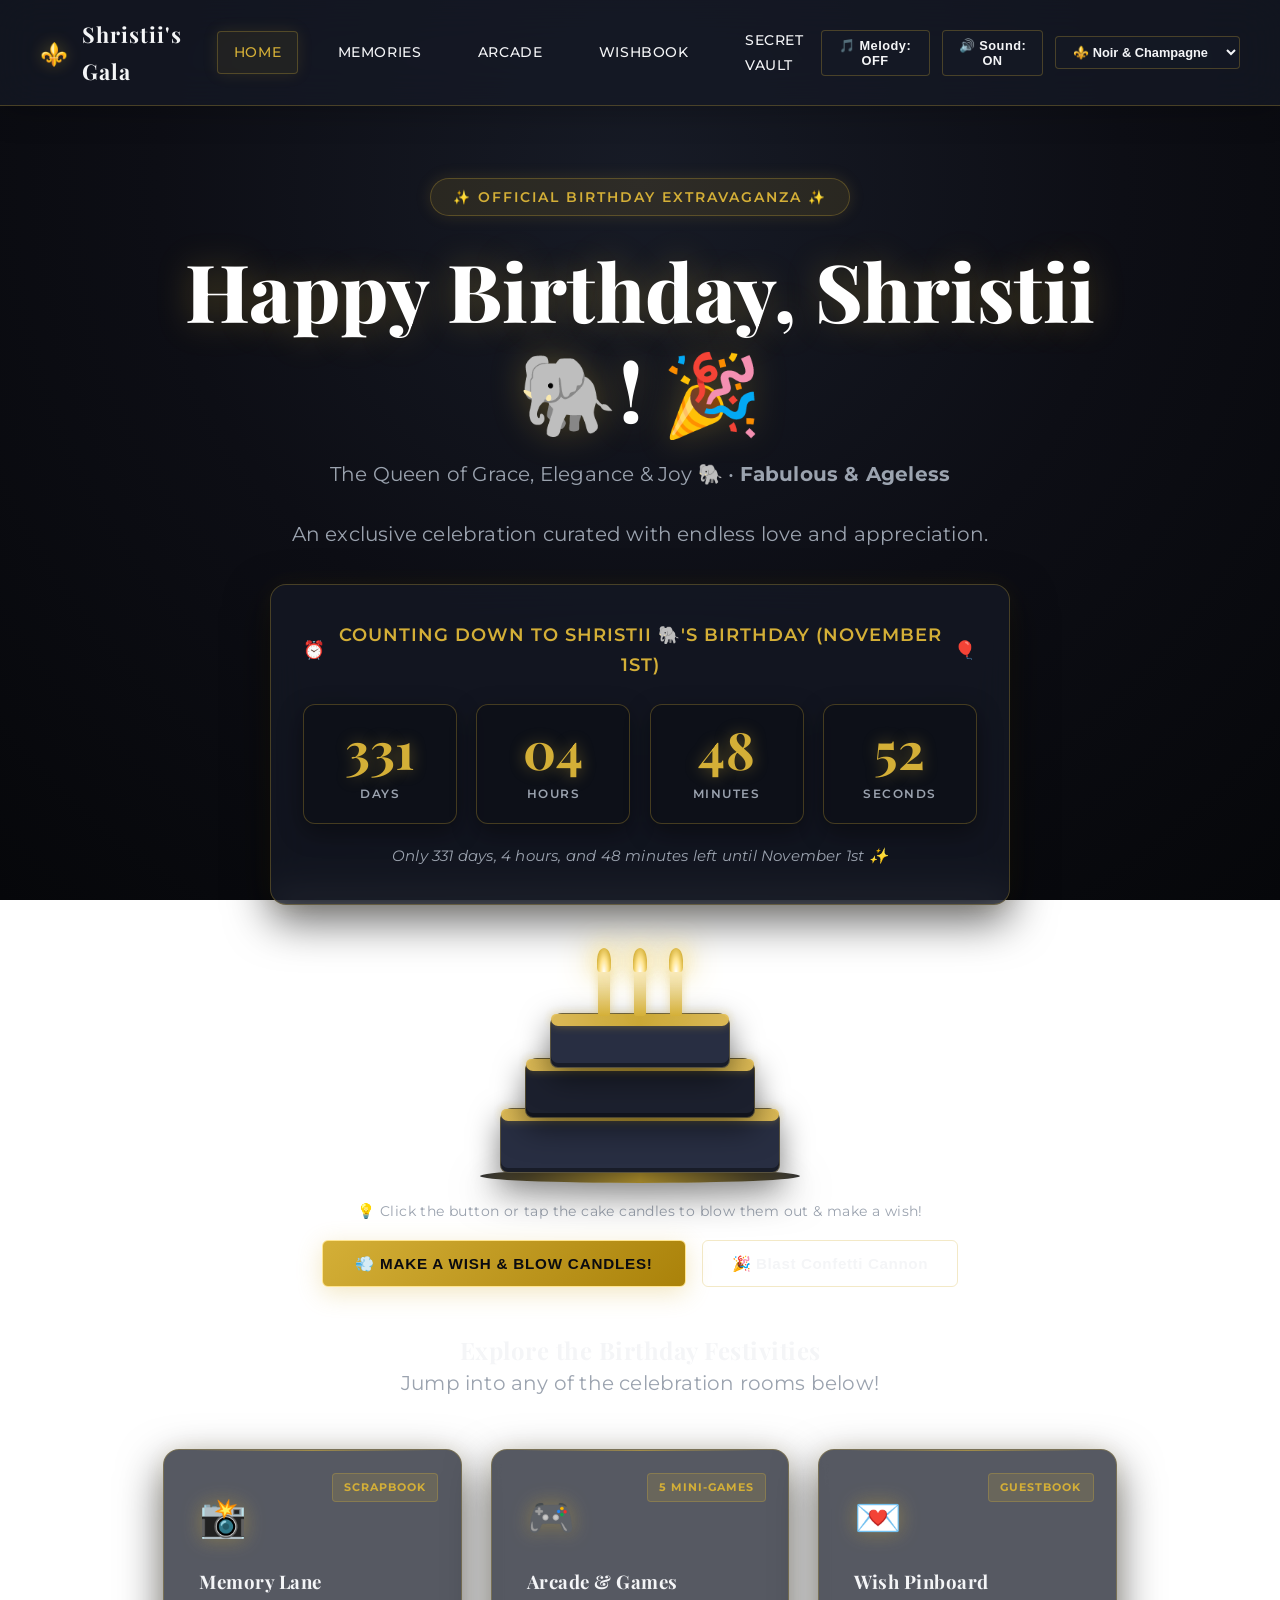
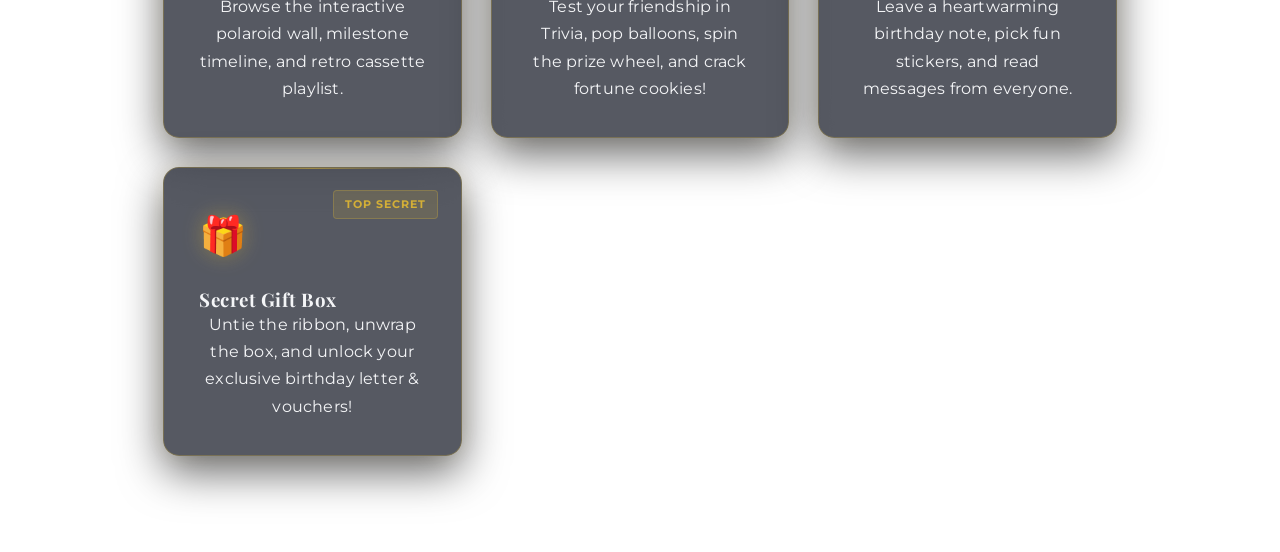
<file: index.html>
<!DOCTYPE html>
<html lang="en">
<head>
  <meta charset="UTF-8" />
  <meta name="viewport" content="width=device-width, initial-scale=1.0" />
  <title>Happy Birthday! 🎉 Ultimate Celebration</title>
  <link rel="stylesheet" href="style.css" />
</head>
<body class="theme-noir-gold">

  <!-- Floating Ambient Balloons Background -->
  <div class="floating-balloons-container" id="floating-balloons-bg"></div>

  <!-- Navigation Bar -->
  <nav class="navbar">
    <a href="index.html" class="nav-brand">
      <span class="brand-icon">⚜️</span>
      <span>Shristii's Gala</span>
    </a>

    <ul class="nav-links">
      <li><a href="index.html" class="nav-link active">Home</a></li>
      <li><a href="memories.html" class="nav-link">Memories</a></li>
      <li><a href="arcade.html" class="nav-link">Arcade</a></li>
      <li><a href="wishes.html" class="nav-link">Wishbook</a></li>
      <li><a href="surprise.html" class="nav-link">Secret Vault</a></li>
    </ul>

    <div class="nav-controls">
      <button class="control-btn" id="bgm-toggle-btn" title="Toggle Ambient Melody">🎵 Melody: OFF</button>
      <button class="control-btn" id="sfx-toggle-btn" title="Toggle Sound FX">🔊 Sound: ON</button>
      <select id="theme-select" class="theme-picker" title="Switch Theme">
        <option value="theme-noir-gold">⚜️ Noir & Champagne</option>
        <option value="theme-velvet-wine">🍷 Velvet & Rose Gold</option>
        <option value="theme-emerald-luxe">🌲 Emerald & Gold</option>
        <option value="theme-ivory-champagne">🥂 Alabaster & Gold</option>
      </select>
    </div>
  </nav>

  <!-- Hero Section -->
  <main class="hero-section">
    <div class="hero-badge">✨ Official Birthday Extravaganza ✨</div>
    <h1 class="hero-title">Happy Birthday, <span data-bind="name">Shristii 🐘</span>! 🎉</h1>
    <p class="hero-subtitle">
      <span data-bind="title">Chief Fun Officer & World's Best Human</span> • 
      <strong data-bind="age">Fabulous & Ageless</strong>
    </p>
    <p class="hero-subtitle" data-bind="heroTagline">
      Get ready for the most epic birthday celebration on the internet!
    </p>

    <!-- Birthday Live Countdown Widget -->
    <div class="countdown-section" id="birthday-countdown-container">
      <div class="countdown-title">
        <span>⏰</span>
        <span>Counting Down to <span data-bind="name">Shristii 🐘</span>'s Birthday (November 1st)</span>
        <span>🎈</span>
      </div>
      <div class="countdown-grid" id="countdown-timer-grid">
        <div class="countdown-card">
          <span class="countdown-num" id="cd-days">00</span>
          <span class="countdown-label">Days</span>
        </div>
        <div class="countdown-card">
          <span class="countdown-num" id="cd-hours">00</span>
          <span class="countdown-label">Hours</span>
        </div>
        <div class="countdown-card">
          <span class="countdown-num" id="cd-minutes">00</span>
          <span class="countdown-label">Minutes</span>
        </div>
        <div class="countdown-card">
          <span class="countdown-num" id="cd-seconds">00</span>
          <span class="countdown-label">Seconds</span>
        </div>
      </div>
      <p class="countdown-subtext" id="cd-message">Get your party hats, confetti cannons, and sweet wishes ready! 🥳</p>
    </div>

    <!-- Interactive Birthday Cake -->
    <div class="cake-stage" id="cake-container">
      <div class="cake-wrapper" id="cake-wrapper" title="Click to blow out candles!">
        <!-- Candles -->
        <div class="candles-row">
          <div class="candle"><div class="candle-flame"></div></div>
          <div class="candle"><div class="candle-flame"></div></div>
          <div class="candle"><div class="candle-flame"></div></div>
        </div>

        <!-- 3-Tier Cake -->
        <div class="cake-tier top">
          <div class="frosting-drips"></div>
        </div>
        <div class="cake-tier middle">
          <div class="frosting-drips"></div>
        </div>
        <div class="cake-tier bottom">
          <div class="frosting-drips"></div>
        </div>
        <div class="cake-plate"></div>
      </div>

      <div id="cake-status" class="mt-3">
        <p class="cake-hint">💡 Click the button or tap the cake candles to blow them out & make a wish!</p>
      </div>

      <div class="btn-group mt-3 justify-center">
        <button id="blow-candles-btn" class="btn-primary">💨 Make a Wish & Blow Candles!</button>
        <button id="relight-candles-btn" class="btn-secondary hidden">🕯️ Relight Candles</button>
        <button id="hero-confetti-btn" class="btn-secondary">🎉 Blast Confetti Cannon</button>
      </div>
    </div>

    <!-- Quick Activity Cards Portal -->
    <h2 class="mt-4">Explore the Birthday Festivities</h2>
    <p class="hero-subtitle">Jump into any of the celebration rooms below!</p>

    <div class="activities-grid">
      <a href="memories.html" class="activity-card glass-panel">
        <span class="activity-badge">Scrapbook</span>
        <div class="activity-icon">📸</div>
        <h3>Memory Lane</h3>
        <p>Browse the interactive polaroid wall, milestone timeline, and retro cassette playlist.</p>
      </a>

      <a href="arcade.html" class="activity-card glass-panel">
        <span class="activity-badge">5 Mini-Games</span>
        <div class="activity-icon">🎮</div>
        <h3>Arcade & Games</h3>
        <p>Test your friendship in Trivia, pop balloons, spin the prize wheel, and crack fortune cookies!</p>
      </a>

      <a href="wishes.html" class="activity-card glass-panel">
        <span class="activity-badge">Guestbook</span>
        <div class="activity-icon">💌</div>
        <h3>Wish Pinboard</h3>
        <p>Leave a heartwarming birthday note, pick fun stickers, and read messages from everyone.</p>
      </a>

      <a href="surprise.html" class="activity-card glass-panel">
        <span class="activity-badge">Top Secret</span>
        <div class="activity-icon">🎁</div>
        <h3>Secret Gift Box</h3>
        <p>Untie the ribbon, unwrap the box, and unlock your exclusive birthday letter & vouchers!</p>
      </a>
    </div>
  </main>

  <!-- Scripts -->
  <script src="content.js"></script>
  <script src="audio.js"></script>
  <script src="confetti.js"></script>
  <script src="main.js"></script>
</body>
</html>
</file>
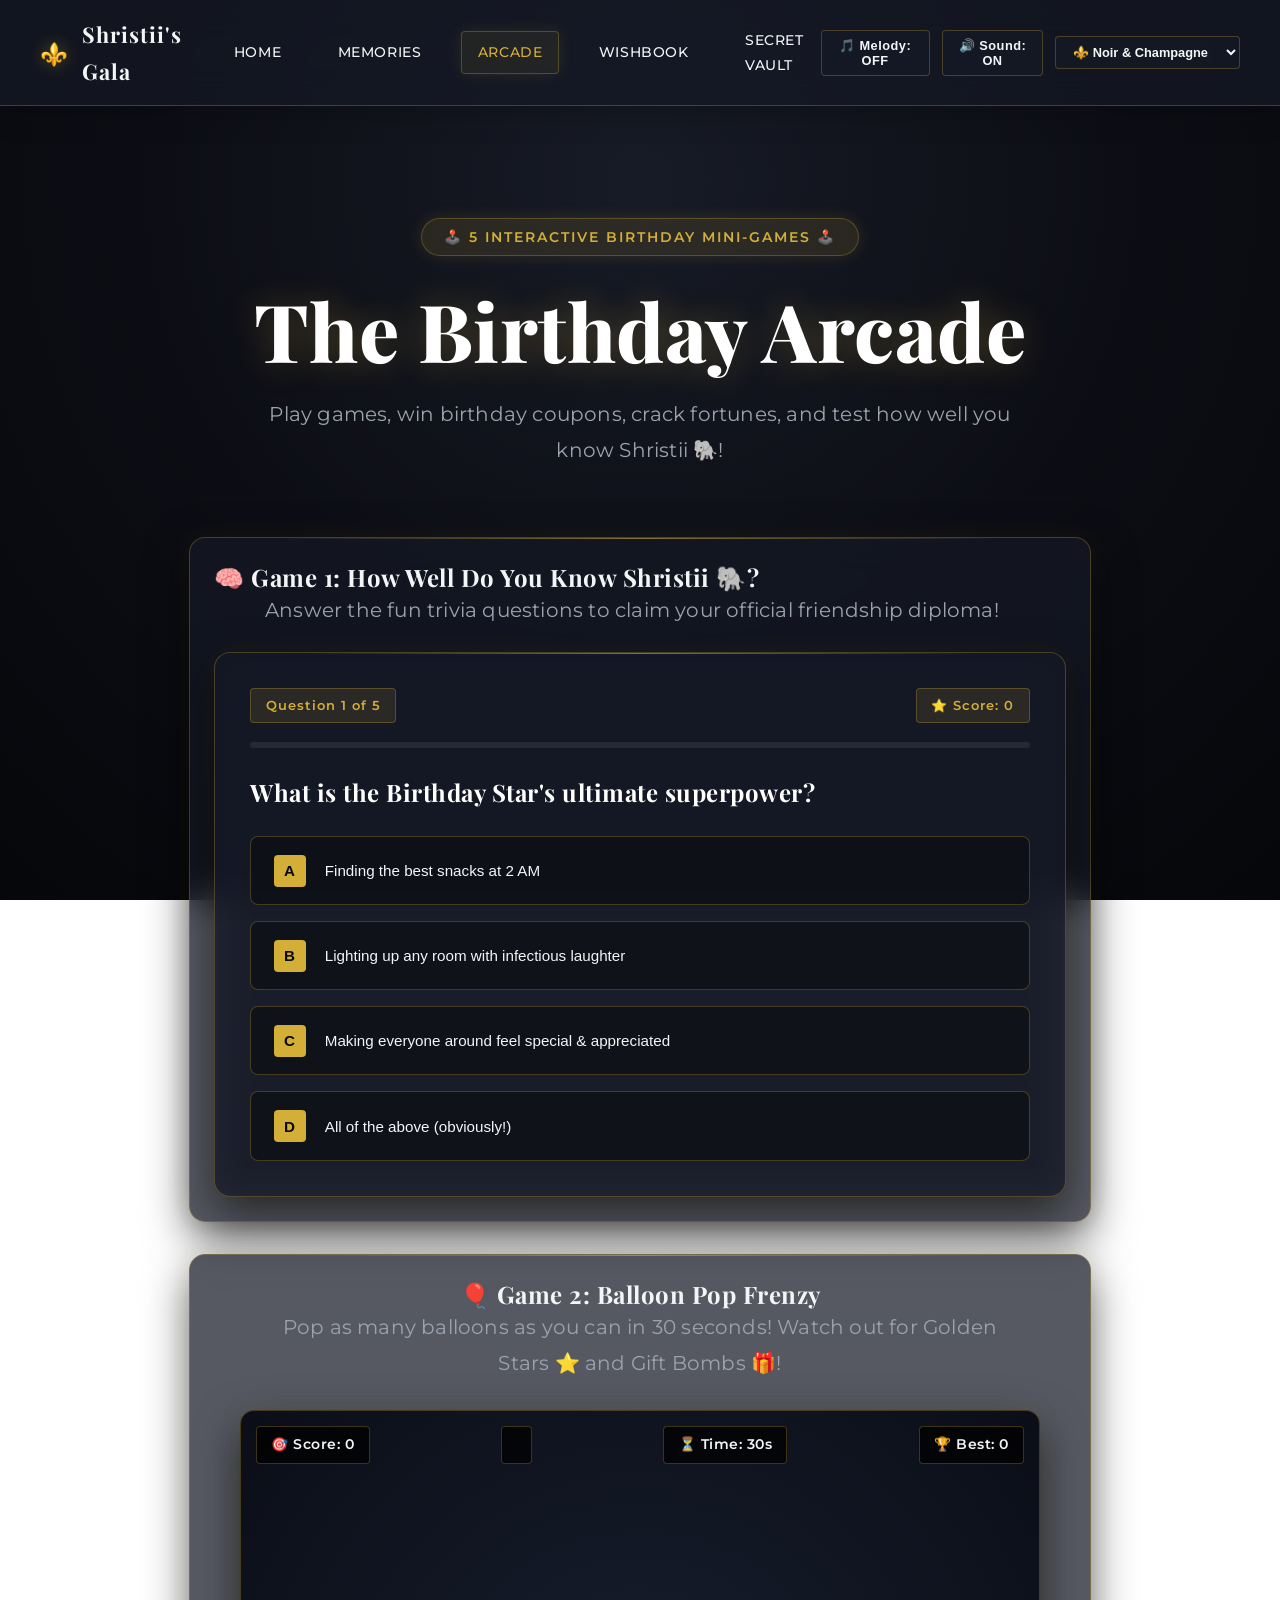
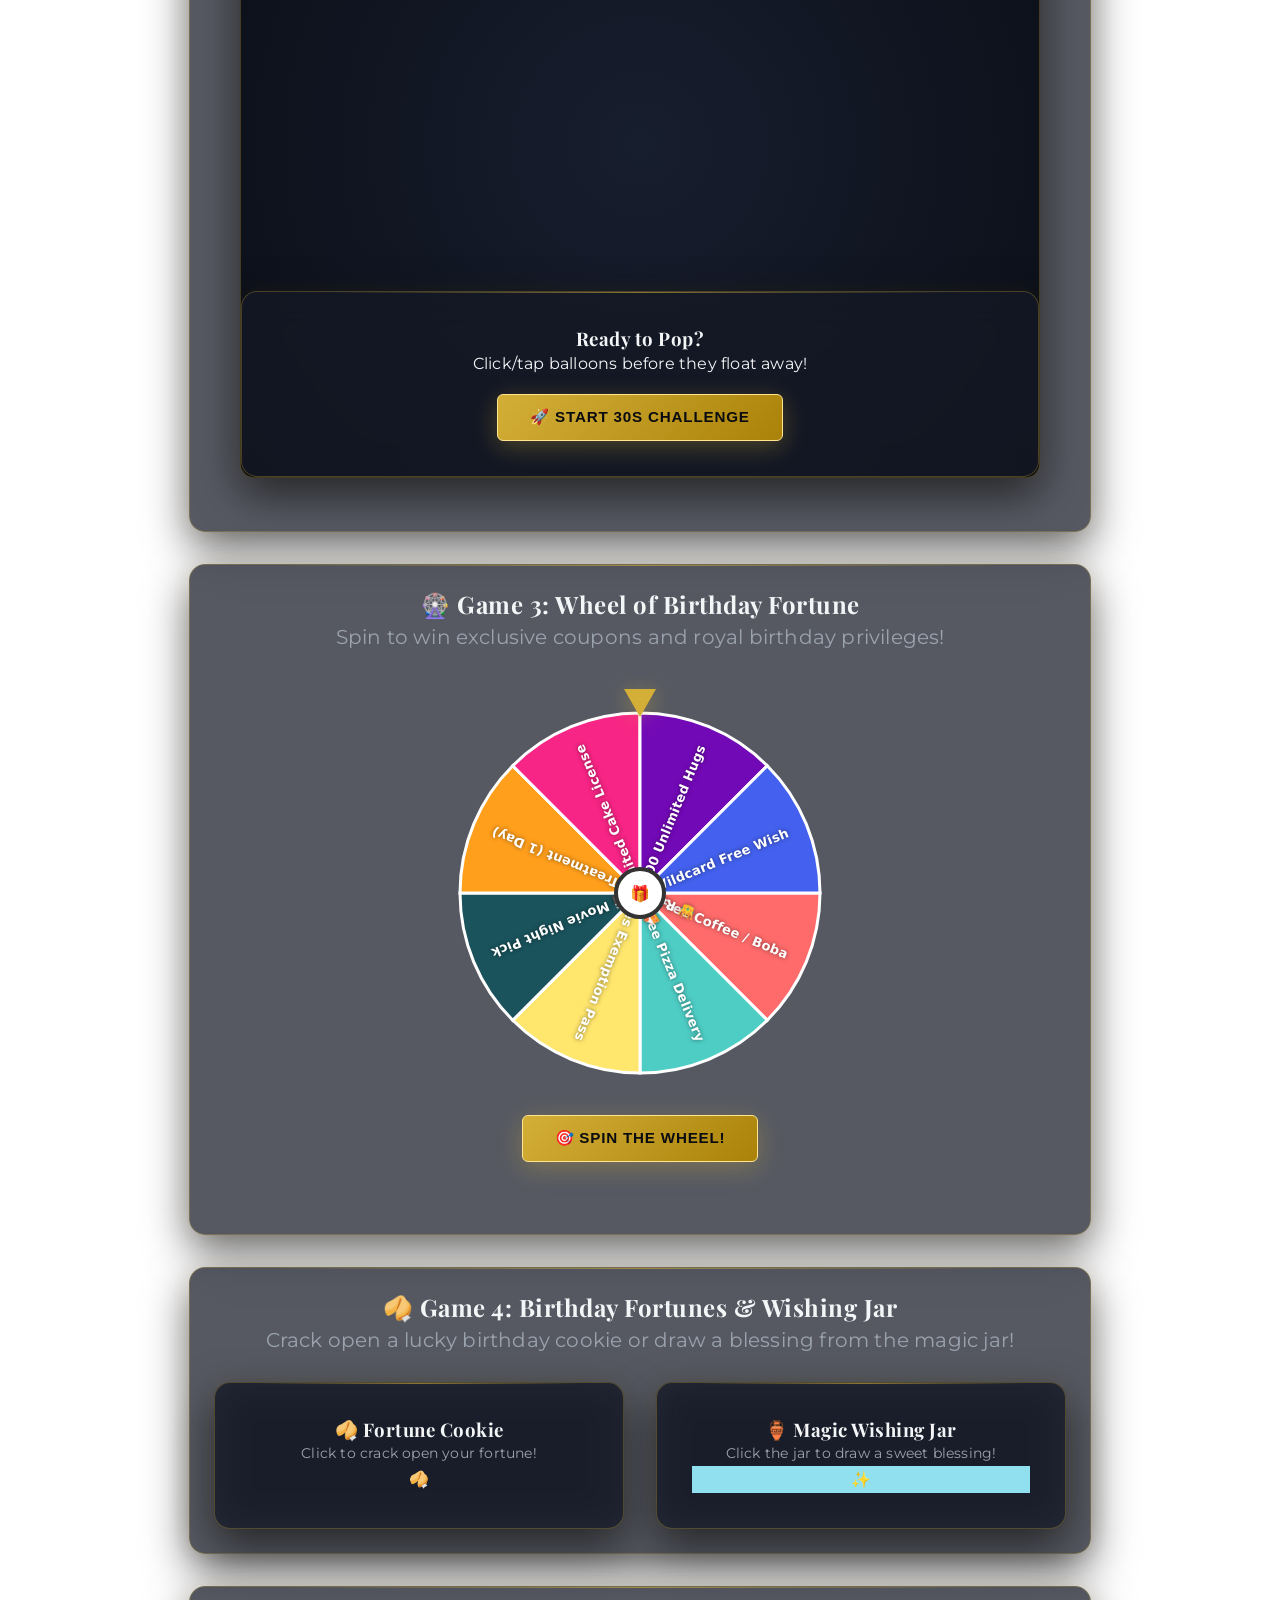
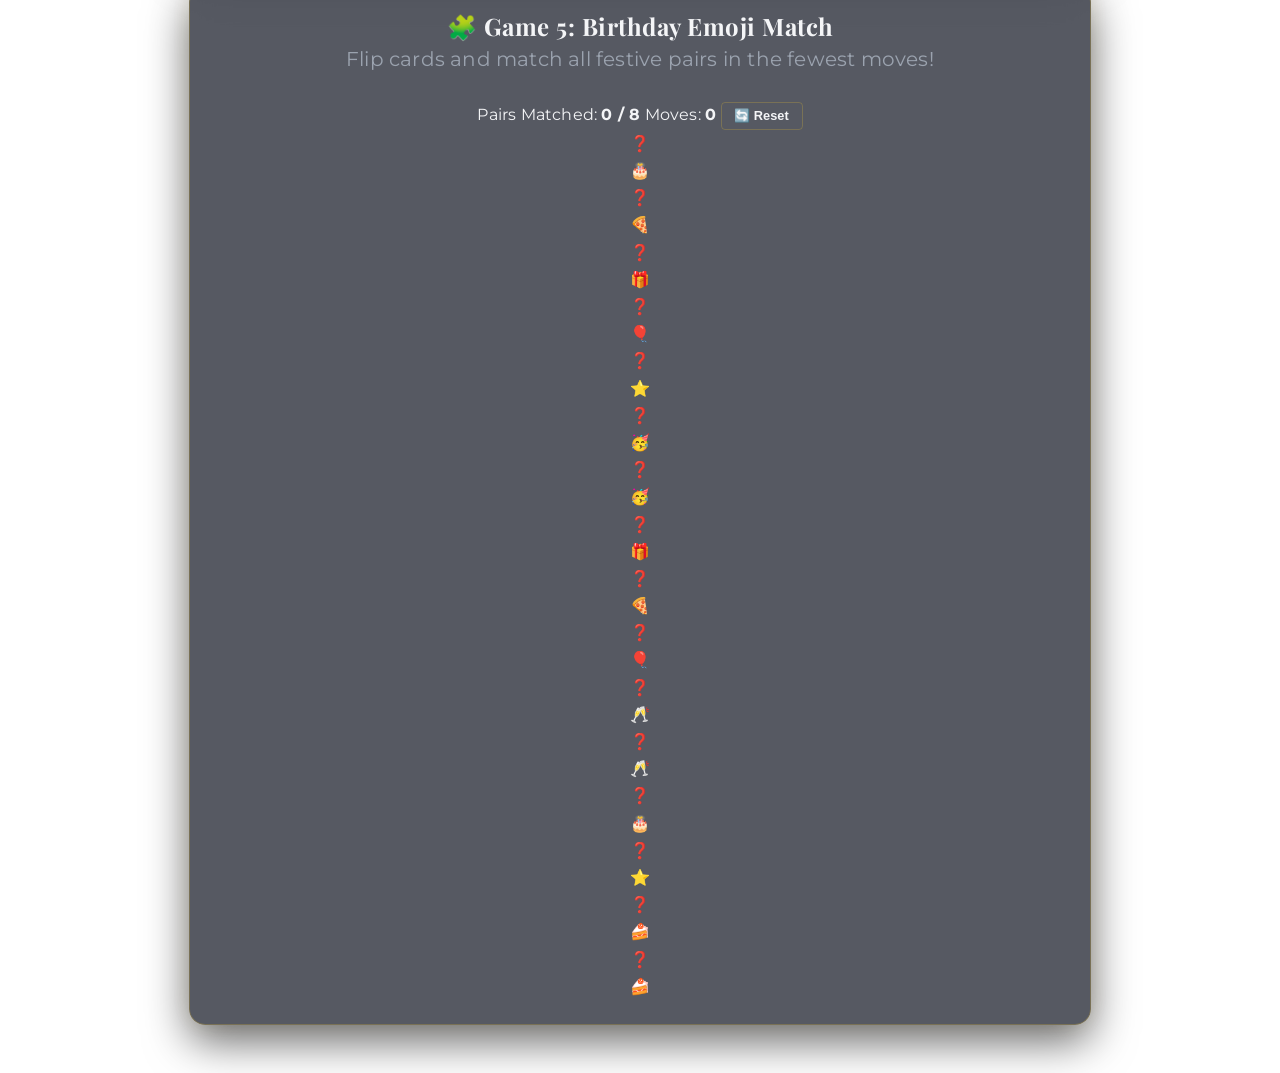
<file: arcade.html>
<!DOCTYPE html>
<html lang="en">
<head>
  <meta charset="UTF-8" />
  <meta name="viewport" content="width=device-width, initial-scale=1.0" />
  <title>Birthday Arcade 🎮 Fun & Games Arena</title>
  <link rel="stylesheet" href="style.css" />
</head>
<body class="theme-noir-gold">

  <!-- Navigation Bar -->
  <nav class="navbar">
    <a href="index.html" class="nav-brand">
      <span class="brand-icon">⚜️</span>
      <span>Shristii's Gala</span>
    </a>

    <ul class="nav-links">
      <li><a href="index.html" class="nav-link">Home</a></li>
      <li><a href="memories.html" class="nav-link">Memories</a></li>
      <li><a href="arcade.html" class="nav-link active">Arcade</a></li>
      <li><a href="wishes.html" class="nav-link">Wishbook</a></li>
      <li><a href="surprise.html" class="nav-link">Secret Vault</a></li>
    </ul>

    <div class="nav-controls">
      <button class="control-btn" id="bgm-toggle-btn">🎵 Melody: OFF</button>
      <button class="control-btn" id="sfx-toggle-btn">🔊 Sound: ON</button>
      <select id="theme-select" class="theme-picker">
        <option value="theme-noir-gold">⚜️ Noir & Champagne</option>
        <option value="theme-velvet-wine">🍷 Velvet & Rose Gold</option>
        <option value="theme-emerald-luxe">🌲 Emerald & Gold</option>
        <option value="theme-ivory-champagne">🥂 Alabaster & Gold</option>
      </select>
    </div>
  </nav>

  <div class="arcade-container">
    <div class="hero-section" style="padding-bottom: 1rem;">
      <div class="hero-badge">🕹️ 5 Interactive Birthday Mini-Games 🕹️</div>
      <h1 class="hero-title">The Birthday Arcade</h1>
      <p class="hero-subtitle">
        Play games, win birthday coupons, crack fortunes, and test how well you know <span data-bind="name">Shristii 🐘</span>!
      </p>
    </div>

    <!-- GAME 1: TRIVIA QUIZ -->
    <section class="mt-4">
      <div class="glass-panel" style="padding: 1.5rem; margin-bottom: 2rem;">
        <h2>🧠 Game 1: How Well Do You Know <span data-bind="name">Shristii 🐘</span>?</h2>
        <p class="hero-subtitle" style="margin-bottom: 1.5rem;">Answer the fun trivia questions to claim your official friendship diploma!</p>
        <div id="trivia-container">
          <!-- Injected by games.js -->
        </div>
      </div>
    </section>

    <!-- GAME 2: BALLOON POP FRENZY -->
    <section class="mt-4">
      <div class="glass-panel text-center" style="padding: 1.5rem; margin-bottom: 2rem;">
        <h2>🎈 Game 2: Balloon Pop Frenzy</h2>
        <p class="hero-subtitle">Pop as many balloons as you can in 30 seconds! Watch out for Golden Stars ⭐ and Gift Bombs 🎁!</p>

        <div class="game-canvas-wrapper">
          <canvas id="balloon-game-canvas"></canvas>

          <!-- HUD -->
          <div class="game-hud">
            <div class="hud-pill">🎯 Score: <span id="balloon-score">0</span></div>
            <div class="hud-pill" id="balloon-combo" style="color: #FFD166;"></div>
            <div class="hud-pill">⏳ Time: <span id="balloon-time">30s</span></div>
            <div class="hud-pill">🏆 Best: <span id="balloon-highscore">0</span></div>
          </div>

          <!-- Start Screen Overlay -->
          <div id="balloon-start-screen" class="game-start-screen">
            <div class="glass-panel text-center">
              <h3>Ready to Pop?</h3>
              <p>Click/tap balloons before they float away!</p>
              <button id="start-balloon-btn" class="btn-primary mt-3">🚀 Start 30s Challenge</button>
            </div>
          </div>

          <!-- Game Over Overlay -->
          <div id="balloon-game-overlay" class="game-over-overlay hidden"></div>
        </div>
      </div>
    </section>

    <!-- GAME 3: WHEEL OF BIRTHDAY FORTUNE -->
    <section class="mt-4">
      <div class="glass-panel text-center" style="padding: 1.5rem; margin-bottom: 2rem;">
        <h2>🎡 Game 3: Wheel of Birthday Fortune</h2>
        <p class="hero-subtitle">Spin to win exclusive coupons and royal birthday privileges!</p>

        <div class="wheel-section">
          <div class="wheel-wrapper">
            <div class="wheel-pointer"></div>
            <canvas id="wheel-canvas"></canvas>
          </div>
          <button id="spin-wheel-btn" class="btn-primary">🎯 Spin the Wheel!</button>
        </div>

        <!-- Wheel Prize Modal -->
        <div id="wheel-result-modal" class="modal-backdrop hidden"></div>
      </div>
    </section>

    <!-- GAME 4: FORTUNE COOKIE & WISHING JAR -->
    <section class="mt-4">
      <div class="glass-panel text-center" style="padding: 1.5rem; margin-bottom: 2rem;">
        <h2>🥠 Game 4: Birthday Fortunes & Wishing Jar</h2>
        <p class="hero-subtitle">Crack open a lucky birthday cookie or draw a blessing from the magic jar!</p>

        <div class="btn-group justify-center" style="gap: 2rem; margin-top: 1.5rem;">
          <!-- Cookie -->
          <div class="glass-panel" style="flex: 1; min-width: 260px;">
            <h3>🥠 Fortune Cookie</h3>
            <p style="font-size: 0.9rem; color: var(--text-muted);">Click to crack open your fortune!</p>
            <div class="interactive-cookie-box" id="crack-cookie-btn">
              <span>🥠</span>
            </div>
            <div id="fortune-text-display"></div>
          </div>

          <!-- Jar -->
          <div class="glass-panel" style="flex: 1; min-width: 260px; cursor: pointer;" id="wishing-jar-card">
            <h3>🏺 Magic Wishing Jar</h3>
            <p style="font-size: 0.9rem; color: var(--text-muted);">Click the jar to draw a sweet blessing!</p>
            <div class="interactive-cookie-box" style="background: #90E0EF;">
              <span>✨</span>
            </div>
            <div id="jar-fortune-display"></div>
          </div>
        </div>
      </div>
    </section>

    <!-- GAME 5: EMOJI MATCH PUZZLE -->
    <section class="mt-4">
      <div class="glass-panel text-center" style="padding: 1.5rem; margin-bottom: 3rem;">
        <h2>🧩 Game 5: Birthday Emoji Match</h2>
        <p class="hero-subtitle">Flip cards and match all festive pairs in the fewest moves!</p>
        <div id="emoji-match-container">
          <!-- Injected by games.js -->
        </div>
      </div>
    </section>
  </div>

  <!-- Scripts -->
  <script src="content.js"></script>
  <script src="audio.js"></script>
  <script src="confetti.js"></script>
  <script src="games.js"></script>
  <script src="main.js"></script>
</body>
</html>
</file>
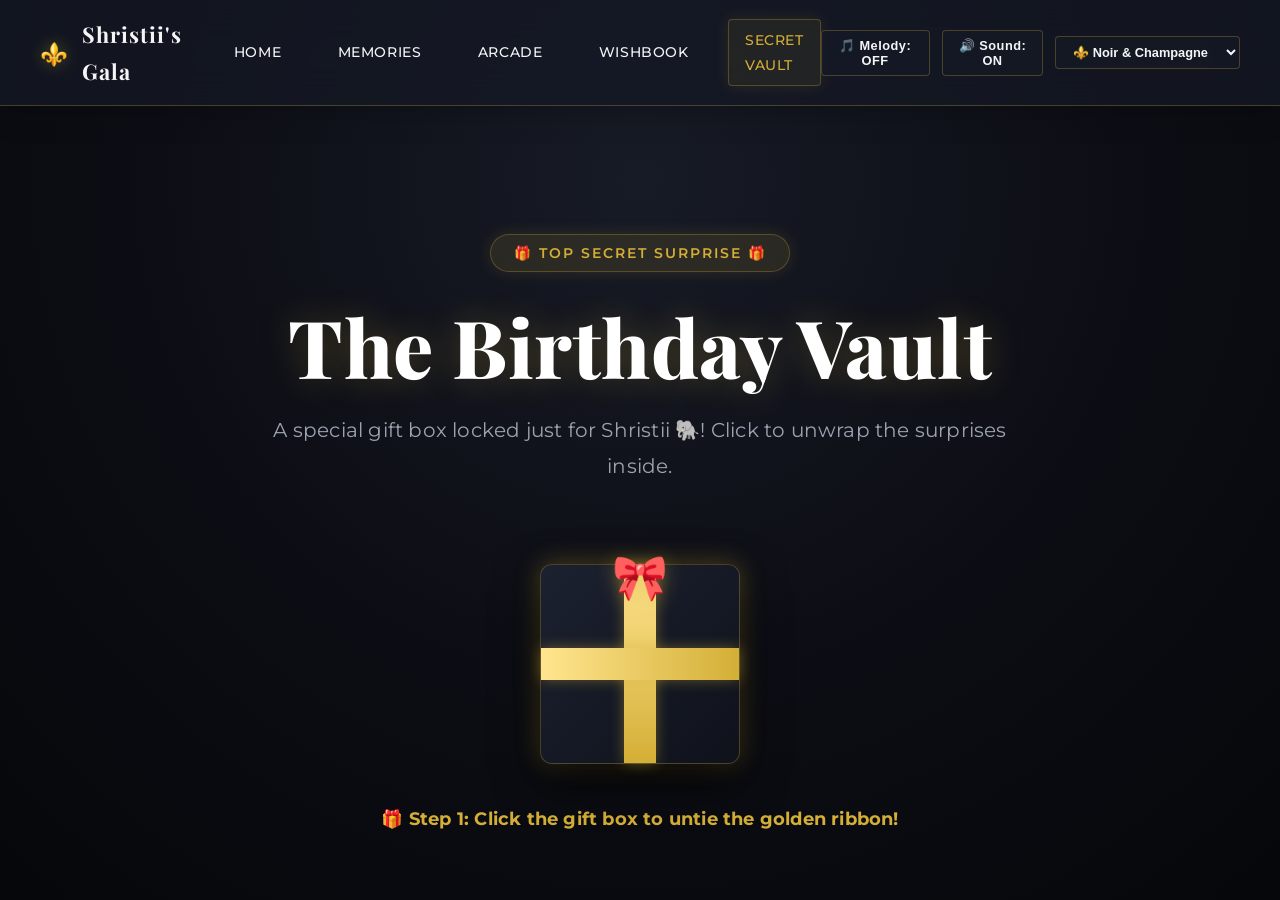
<file: surprise.html>
<!DOCTYPE html>
<html lang="en">
<head>
  <meta charset="UTF-8" />
  <meta name="viewport" content="width=device-width, initial-scale=1.0" />
  <title>The Secret Birthday Vault 🎁 Unboxing & Surprises</title>
  <link rel="stylesheet" href="style.css" />
</head>
<body class="theme-noir-gold">

  <!-- Navigation Bar -->
  <nav class="navbar">
    <a href="index.html" class="nav-brand">
      <span class="brand-icon">⚜️</span>
      <span>Shristii's Gala</span>
    </a>

    <ul class="nav-links">
      <li><a href="index.html" class="nav-link">Home</a></li>
      <li><a href="memories.html" class="nav-link">Memories</a></li>
      <li><a href="arcade.html" class="nav-link">Arcade</a></li>
      <li><a href="wishes.html" class="nav-link">Wishbook</a></li>
      <li><a href="surprise.html" class="nav-link active">Secret Vault</a></li>
    </ul>

    <div class="nav-controls">
      <button class="control-btn" id="bgm-toggle-btn">🎵 Melody: OFF</button>
      <button class="control-btn" id="sfx-toggle-btn">🔊 Sound: ON</button>
      <select id="theme-select" class="theme-picker">
        <option value="theme-noir-gold">⚜️ Noir & Champagne</option>
        <option value="theme-velvet-wine">🍷 Velvet & Rose Gold</option>
        <option value="theme-emerald-luxe">🌲 Emerald & Gold</option>
        <option value="theme-ivory-champagne">🥂 Alabaster & Gold</option>
      </select>
    </div>
  </nav>

  <div class="surprise-stage" id="gift-box-stage">
    <div class="hero-section" style="padding-bottom: 1rem;">
      <div class="hero-badge">🎁 Top Secret Surprise 🎁</div>
      <h1 class="hero-title">The Birthday Vault</h1>
      <p class="hero-subtitle">
        A special gift box locked just for <span data-bind="name">Shristii 🐘</span>! Click to unwrap the surprises inside.
      </p>
    </div>

    <!-- 3D Interactive Gift Box -->
    <div class="gift-box-3d" id="interactive-gift-box" title="Click to unwrap!">
      <div class="gift-ribbon-vertical"></div>
      <div class="gift-ribbon-horizontal"></div>
      <div class="gift-bow">🎀</div>
    </div>

    <p id="unbox-instruction" style="font-weight: 700; color: var(--primary); font-size: 1.1rem; margin-top: 1rem;">
      🎁 Step 1: Click the gift box to untie the golden ribbon!
    </p>

    <!-- UNBOXED SURPRISE REVEAL -->
    <div id="unboxed-surprise-content" class="hidden mt-4">
      
      <!-- Heartfelt Letter -->
      <div class="glass-panel text-center" style="margin-bottom: 2.5rem;">
        <h2>💌 A Letter From All Of Us</h2>
        <div class="diploma-card mt-3" style="text-align: left; max-width: 650px; margin-left: auto; margin-right: auto;">
          <p id="surprise-letter-body" style="white-space: pre-line; line-height: 1.8; font-size: 1.05rem;"></p>
        </div>
      </div>

      <!-- Birthday Coupon Booklet -->
      <div class="glass-panel text-center" style="margin-bottom: 2.5rem;">
        <h2>🎟️ Exclusive Birthday Privilege Passes</h2>
        <p class="hero-subtitle">Redeem these official passes anytime this year!</p>
        
        <div id="coupon-grid" style="max-width: 700px; margin: 1.5rem auto 0 auto;">
          <!-- Injected by main.js from config -->
        </div>
      </div>

      <!-- Grand Celebration Fireworks Trigger -->
      <div class="glass-panel text-center">
        <h3>🎊 Need More Celebration?</h3>
        <p class="hero-subtitle" style="margin-bottom: 1rem;">Launch unlimited celebration fireworks and confetti blasts!</p>
        <button class="btn-primary" onclick="if(window.Confetti) { window.Confetti.cannons(150); window.Confetti.blast(100); } if(window.Sound) { window.Sound.partyHorn(); }">
          🎆 Launch Grand Fireworks Finale
        </button>
      </div>

    </div>
  </div>

  <!-- Scripts -->
  <script src="content.js"></script>
  <script src="audio.js"></script>
  <script src="confetti.js"></script>
  <script src="main.js"></script>
</body>
</html>
</file>
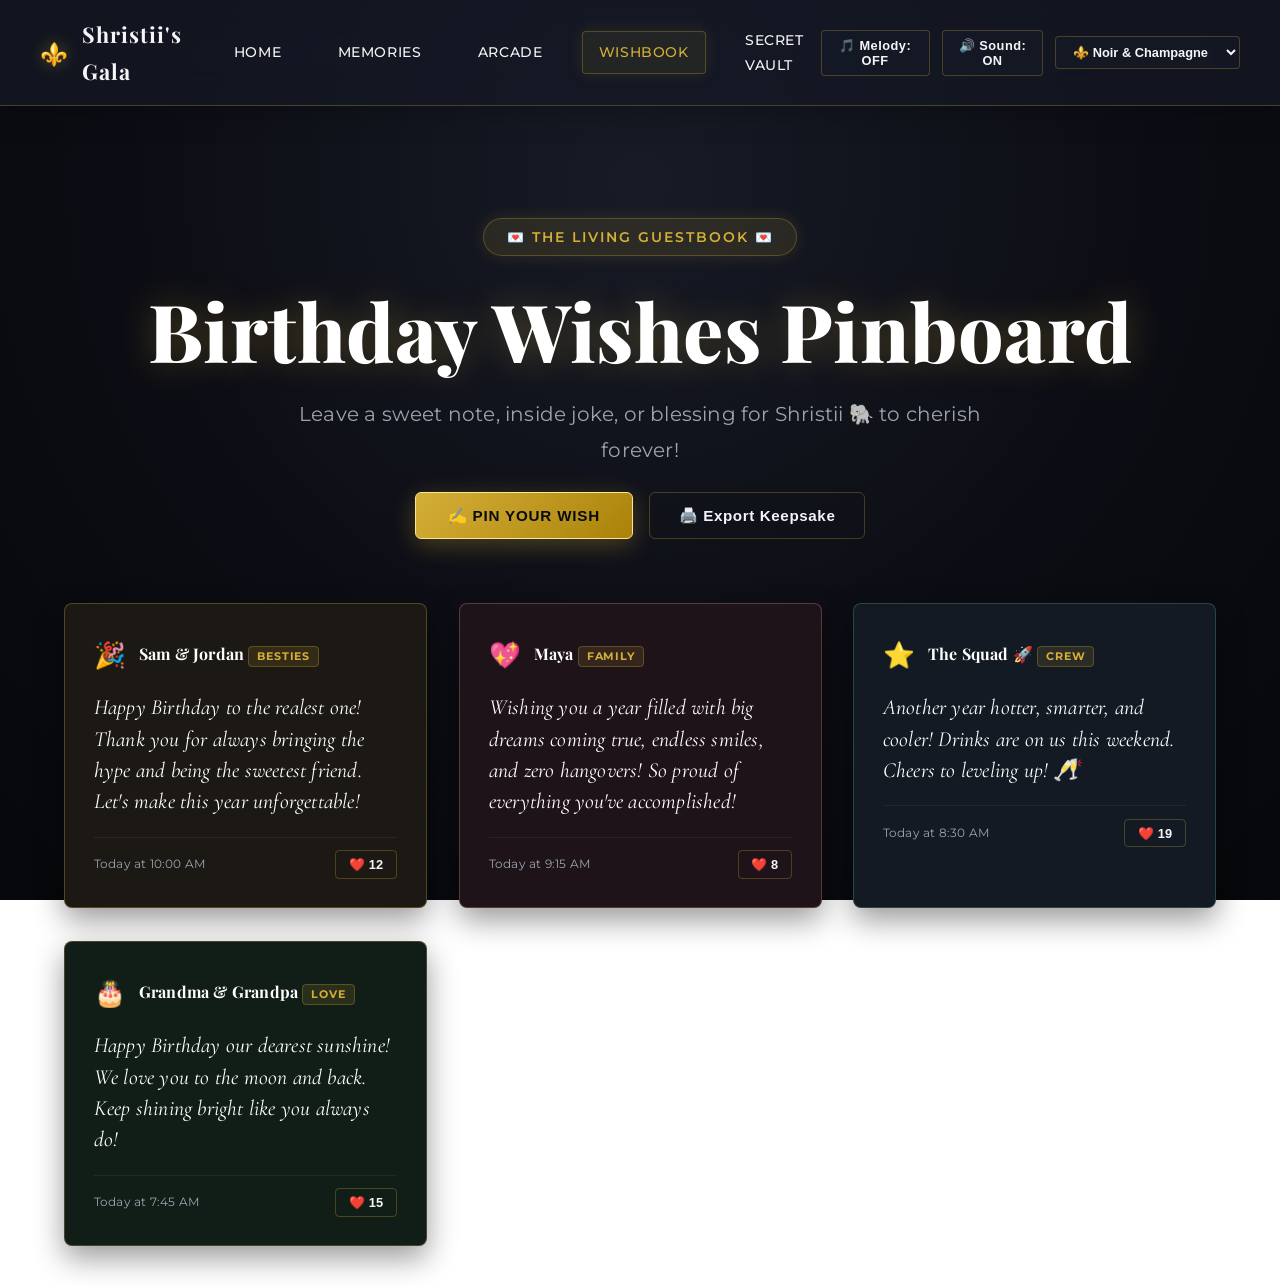
<file: wishes.html>
<!DOCTYPE html>
<html lang="en">
<head>
  <meta charset="UTF-8" />
  <meta name="viewport" content="width=device-width, initial-scale=1.0" />
  <title>Birthday Wishbook 💌 Digital Guestbook & Pinboard</title>
  <link rel="stylesheet" href="style.css" />
</head>
<body class="theme-noir-gold">

  <!-- Navigation Bar -->
  <nav class="navbar">
    <a href="index.html" class="nav-brand">
      <span class="brand-icon">⚜️</span>
      <span>Shristii's Gala</span>
    </a>

    <ul class="nav-links">
      <li><a href="index.html" class="nav-link">Home</a></li>
      <li><a href="memories.html" class="nav-link">Memories</a></li>
      <li><a href="arcade.html" class="nav-link">Arcade</a></li>
      <li><a href="wishes.html" class="nav-link active">Wishbook</a></li>
      <li><a href="surprise.html" class="nav-link">Secret Vault</a></li>
    </ul>

    <div class="nav-controls">
      <button class="control-btn" id="bgm-toggle-btn">🎵 Melody: OFF</button>
      <button class="control-btn" id="sfx-toggle-btn">🔊 Sound: ON</button>
      <select id="theme-select" class="theme-picker">
        <option value="theme-noir-gold">⚜️ Noir & Champagne</option>
        <option value="theme-velvet-wine">🍷 Velvet & Rose Gold</option>
        <option value="theme-emerald-luxe">🌲 Emerald & Gold</option>
        <option value="theme-ivory-champagne">🥂 Alabaster & Gold</option>
      </select>
    </div>
  </nav>

  <div class="pinboard-container">
    <div class="hero-section" style="padding-bottom: 1.5rem;">
      <div class="hero-badge">💌 The Living Guestbook 💌</div>
      <h1 class="hero-title">Birthday Wishes Pinboard</h1>
      <p class="hero-subtitle">
        Leave a sweet note, inside joke, or blessing for <span data-bind="name">Shristii 🐘</span> to cherish forever!
      </p>

      <div class="btn-group justify-center mt-3">
        <button id="open-wish-modal-btn" class="btn-primary">✍️ Pin Your Wish</button>
        <button id="export-wishes-btn" class="btn-secondary">🖨️ Export Keepsake</button>
      </div>
    </div>

    <!-- Live Sticky Notes Pinboard Grid -->
    <div class="pinboard-grid" id="wishes-board">
      <!-- Injected by main.js -->
    </div>
  </div>

  <!-- ADD WISH MODAL -->
  <div id="add-wish-modal" class="modal-backdrop hidden">
    <div class="modal-overlay"></div>
    <div class="modal-card glass-panel fade-in" style="max-width: 500px; text-align: left;">
      <span class="modal-close-btn" id="close-wish-modal">✖</span>
      <h2 style="margin-bottom: 0.5rem;">📌 Pin a Birthday Wish</h2>
      <p style="color: var(--text-muted); font-size: 0.9rem; margin-bottom: 1.5rem;">Your message will be pinned to the board!</p>

      <form id="new-wish-form">
        <div style="margin-bottom: 1rem;">
          <label style="display: block; font-weight: 700; margin-bottom: 0.3rem;">Your Name / Nickname</label>
          <input type="text" id="wish-author" required placeholder="e.g. Maya or The Bestie" style="width: 100%; padding: 0.7rem; border-radius: 10px; border: 1px solid var(--card-border); background: var(--card-bg); color: var(--text-main);" />
        </div>

        <div style="display: flex; gap: 1rem; margin-bottom: 1rem;">
          <div style="flex: 1;">
            <label style="display: block; font-weight: 700; margin-bottom: 0.3rem;">Avatar Emoji</label>
            <select id="wish-avatar" style="width: 100%; padding: 0.7rem; border-radius: 10px; border: 1px solid var(--card-border); background: var(--card-bg); color: var(--text-main);">
              <option value="🎉">🎉 Party Poppers</option>
              <option value="💖">💖 Sparkling Heart</option>
              <option value="⭐">⭐ Golden Star</option>
              <option value="🚀">🚀 Rocket</option>
              <option value="🎂">🎂 Birthday Cake</option>
              <option value="🥂">🥂 Cheers</option>
              <option value="👑">👑 Royalty</option>
            </select>
          </div>

          <div style="flex: 1;">
            <label style="display: block; font-weight: 700; margin-bottom: 0.3rem;">Relationship Badge</label>
            <select id="wish-badge" style="width: 100%; padding: 0.7rem; border-radius: 10px; border: 1px solid var(--card-border); background: var(--card-bg); color: var(--text-main);">
              <option value="Bestie">Bestie</option>
              <option value="Family">Family</option>
              <option value="Crew">Crew</option>
              <option value="Partner in Crime">Partner in Crime</option>
              <option value="Fan Club">Fan Club</option>
            </select>
          </div>
        </div>

        <div style="margin-bottom: 1rem;">
          <label style="display: block; font-weight: 700; margin-bottom: 0.3rem;">Note Card Color</label>
          <div style="display: flex; gap: 1rem;">
            <label style="cursor: pointer;"><input type="radio" name="card-color" value="card-yellow" checked /> 🟡 Yellow</label>
            <label style="cursor: pointer;"><input type="radio" name="card-color" value="card-pink" /> 🌸 Pink</label>
            <label style="cursor: pointer;"><input type="radio" name="card-color" value="card-blue" /> 🔵 Blue</label>
            <label style="cursor: pointer;"><input type="radio" name="card-color" value="card-green" /> 🟢 Mint</label>
          </div>
        </div>

        <div style="margin-bottom: 1.5rem;">
          <label style="display: block; font-weight: 700; margin-bottom: 0.3rem;">Your Birthday Message</label>
          <textarea id="wish-text" required rows="4" placeholder="Write something sweet, hilarious, or unforgettable..." style="width: 100%; padding: 0.7rem; border-radius: 10px; border: 1px solid var(--card-border); background: var(--card-bg); color: var(--text-main); font-family: inherit;"></textarea>
        </div>

        <button type="submit" class="btn-primary" style="width: 100%; justify-content: center;">📌 Post Wish to Board</button>
      </form>
    </div>
  </div>

  <!-- Scripts -->
  <script src="content.js"></script>
  <script src="audio.js"></script>
  <script src="confetti.js"></script>
  <script src="main.js"></script>
</body>
</html>
</file>
<file: style.css>
/* ==========================================================================
   LUXURY & ELEGANT BIRTHDAY CELEBRATION MASTER STYLESHEET
   Classy aesthetic with Champagne Gold, Obsidian Noir, Velvet, and Fine Typography
   ========================================================================== */

@import url('https://fonts.googleapis.com/css2?family=Alex+Brush&family=Cormorant+Garamond:ital,wght@0,400;0,600;0,700;1,400;1,600&family=Montserrat:wght@300;400;500;600;700;800&family=Playfair+Display:ital,wght@0,500;0,600;0,700;0,800;0,900;1,600&display=swap');

/* --- THEME DEFINITIONS --- */
:root, body.theme-noir-gold {
  --bg-gradient: radial-gradient(circle at 50% 20%, #171B26 0%, #0D0E15 50%, #06070A 100%);
  --bg-color: #06070A;
  --text-main: #F4F5F7;
  --text-muted: #9BA3AF;
  --primary: #D4AF37; /* Champagne Gold */
  --primary-hover: #E5C158;
  --secondary: #E2C08D;
  --accent: #F3E5AB;
  --card-bg: rgba(22, 26, 38, 0.72);
  --card-border: rgba(212, 175, 55, 0.28);
  --shadow: 0 16px 44px rgba(0, 0, 0, 0.6), 0 0 24px rgba(212, 175, 55, 0.08);
  --cake-base: #1C202E;
  --cake-frosting: #282E42;
  --gold: #D4AF37;
  --gold-glow: rgba(212, 175, 55, 0.4);
}

body.theme-velvet-wine {
  --bg-gradient: radial-gradient(circle at 50% 20%, #2D121F 0%, #180911 55%, #0D0408 100%);
  --bg-color: #0D0408;
  --text-main: #FDF8F9;
  --text-muted: #C9A9B4;
  --primary: #E29578; /* Rose Gold / Burnished Bronze */
  --primary-hover: #F2A68B;
  --secondary: #DDA15E;
  --accent: #FFE5D9;
  --card-bg: rgba(38, 18, 28, 0.75);
  --card-border: rgba(226, 149, 120, 0.3);
  --shadow: 0 16px 44px rgba(0, 0, 0, 0.65), 0 0 24px rgba(226, 149, 120, 0.1);
  --cake-base: #331625;
  --cake-frosting: #471E33;
  --gold: #E29578;
  --gold-glow: rgba(226, 149, 120, 0.4);
}

body.theme-emerald-luxe {
  --bg-gradient: radial-gradient(circle at 50% 20%, #0E2920 0%, #071711 55%, #030A07 100%);
  --bg-color: #030A07;
  --text-main: #F4EBD9;
  --text-muted: #9EAF9F;
  --primary: #C5A059; /* Imperial Vintage Gold */
  --primary-hover: #D8B36D;
  --secondary: #52B788;
  --accent: #E9D8A6;
  --card-bg: rgba(14, 38, 30, 0.75);
  --card-border: rgba(197, 160, 89, 0.32);
  --shadow: 0 16px 44px rgba(0, 0, 0, 0.7), 0 0 24px rgba(197, 160, 89, 0.12);
  --cake-base: #133328;
  --cake-frosting: #1C4839;
  --gold: #C5A059;
  --gold-glow: rgba(197, 160, 89, 0.4);
}

body.theme-ivory-champagne {
  --bg-gradient: radial-gradient(circle at 50% 20%, #FAF8F5 0%, #F3EFEA 60%, #E8E2D8 100%);
  --bg-color: #FAF8F5;
  --text-main: #1F1D1A;
  --text-muted: #6B6357;
  --primary: #A67C37; /* Warm Burnished Ochre Gold */
  --primary-hover: #8C6527;
  --secondary: #C5A059;
  --accent: #D4AF37;
  --card-bg: rgba(255, 255, 255, 0.88);
  --card-border: rgba(166, 124, 55, 0.28);
  --shadow: 0 16px 44px rgba(166, 124, 55, 0.14);
  --cake-base: #EFE9E0;
  --cake-frosting: #FAF6F0;
  --gold: #A67C37;
  --gold-glow: rgba(166, 124, 55, 0.25);
}

/* --- BASE STYLES --- */
* {
  margin: 0;
  padding: 0;
  box-sizing: border-box;
}

body {
  font-family: 'Montserrat', -apple-system, BlinkMacSystemFont, sans-serif;
  background: var(--bg-gradient);
  background-attachment: fixed;
  color: var(--text-main);
  min-height: 100vh;
  line-height: 1.7;
  overflow-x: hidden;
  transition: background 0.5s ease, color 0.5s ease;
  letter-spacing: 0.2px;
}

h1, h2, h3, h4, .brand-font, .serif-heading {
  font-family: 'Playfair Display', 'Cormorant Garamond', Georgia, serif;
  font-weight: 700;
  line-height: 1.25;
  letter-spacing: 0.5px;
}

.handwritten {
  font-family: 'Alex Brush', 'Cormorant Garamond', cursive;
  font-size: 1.8rem;
  font-weight: normal;
}

/* --- NAVBAR --- */
.navbar {
  position: sticky;
  top: 0;
  z-index: 1000;
  display: flex;
  justify-content: space-between;
  align-items: center;
  padding: 1rem 2.5rem;
  background: var(--card-bg);
  backdrop-filter: blur(20px);
  -webkit-backdrop-filter: blur(20px);
  border-bottom: 1px solid var(--card-border);
  box-shadow: 0 4px 30px rgba(0, 0, 0, 0.25);
}

.nav-brand {
  display: flex;
  align-items: center;
  gap: 0.8rem;
  text-decoration: none;
  color: var(--text-main);
  font-family: 'Playfair Display', serif;
  font-size: 1.35rem;
  font-weight: 700;
  letter-spacing: 1px;
}

.brand-icon {
  font-size: 1.4rem;
  filter: drop-shadow(0 0 8px var(--gold-glow));
}

.nav-links {
  display: flex;
  align-items: center;
  gap: 1.4rem;
  list-style: none;
}

.nav-link {
  text-decoration: none;
  color: var(--text-main);
  font-weight: 500;
  font-size: 0.9rem;
  letter-spacing: 0.6px;
  text-transform: uppercase;
  padding: 0.5rem 1rem;
  border-radius: 4px;
  transition: all 0.3s ease;
  display: flex;
  align-items: center;
  gap: 0.4rem;
  border: 1px solid transparent;
}

.nav-link:hover, .nav-link.active {
  color: var(--primary) !important;
  border-color: var(--card-border);
  background: rgba(212, 175, 55, 0.08);
  box-shadow: 0 0 16px rgba(212, 175, 55, 0.12);
}

.nav-controls {
  display: flex;
  align-items: center;
  gap: 0.8rem;
}

.control-btn {
  background: var(--card-bg);
  border: 1px solid var(--card-border);
  color: var(--text-main);
  padding: 0.45rem 0.9rem;
  border-radius: 4px;
  font-size: 0.8rem;
  font-weight: 600;
  letter-spacing: 0.5px;
  cursor: pointer;
  transition: all 0.25s ease;
  display: inline-flex;
  align-items: center;
  gap: 0.4rem;
}

.control-btn:hover {
  border-color: var(--primary);
  color: var(--primary);
  box-shadow: 0 0 12px var(--gold-glow);
}

.control-btn.active {
  background: var(--primary);
  color: #0D0E15;
  border-color: var(--primary);
}

.theme-picker {
  background: var(--card-bg);
  border: 1px solid var(--card-border);
  color: var(--text-main);
  padding: 0.45rem 0.8rem;
  border-radius: 4px;
  font-size: 0.8rem;
  font-weight: 600;
  cursor: pointer;
  outline: none;
}

/* --- GLASS PANELS & LUXURY CARDS --- */
.glass-panel {
  background: var(--card-bg);
  backdrop-filter: blur(18px);
  -webkit-backdrop-filter: blur(18px);
  border: 1px solid var(--card-border);
  border-radius: 16px;
  box-shadow: var(--shadow);
  padding: 2.2rem;
  transition: transform 0.35s ease, box-shadow 0.35s ease;
  position: relative;
}

.glass-panel::before {
  content: '';
  position: absolute;
  top: 0;
  left: 10%;
  right: 10%;
  height: 1px;
  background: linear-gradient(90deg, transparent, var(--primary), transparent);
  opacity: 0.6;
}

.glass-panel:hover {
  box-shadow: 0 20px 50px rgba(0, 0, 0, 0.7), 0 0 30px var(--gold-glow);
}

/* --- BUTTONS --- */
.btn-primary {
  background: linear-gradient(135deg, #D4AF37 0%, #AA820A 100%);
  color: #0A0B10;
  border: 1px solid #FFE58F;
  padding: 0.85rem 2rem;
  border-radius: 6px;
  font-size: 0.95rem;
  font-weight: 700;
  letter-spacing: 0.8px;
  text-transform: uppercase;
  cursor: pointer;
  box-shadow: 0 6px 24px rgba(212, 175, 55, 0.3);
  transition: all 0.3s ease;
  display: inline-flex;
  align-items: center;
  gap: 0.6rem;
  text-decoration: none;
}

.btn-primary:hover {
  transform: translateY(-2px);
  box-shadow: 0 10px 32px rgba(212, 175, 55, 0.5);
  background: linear-gradient(135deg, #E5C158 0%, #C49818 100%);
}

.btn-secondary {
  background: transparent;
  color: var(--text-main);
  border: 1px solid var(--card-border);
  padding: 0.8rem 1.8rem;
  border-radius: 6px;
  font-size: 0.95rem;
  font-weight: 600;
  letter-spacing: 0.6px;
  cursor: pointer;
  transition: all 0.3s ease;
  text-decoration: none;
  display: inline-flex;
  align-items: center;
  gap: 0.5rem;
}

.btn-secondary:hover {
  border-color: var(--primary);
  color: var(--primary);
  background: rgba(212, 175, 55, 0.08);
  box-shadow: 0 0 16px rgba(212, 175, 55, 0.2);
}

.btn-small {
  padding: 0.35rem 0.8rem;
  font-size: 0.8rem;
  border-radius: 4px;
  border: 1px solid var(--card-border);
  background: transparent;
  color: var(--text-main);
  cursor: pointer;
  font-weight: 600;
}

/* --- HERO SECTION (index.html) --- */
.hero-section {
  position: relative;
  text-align: center;
  padding: 4.5rem 1.5rem 3rem 1.5rem;
  max-width: 1050px;
  margin: 0 auto;
}

.hero-badge {
  display: inline-block;
  background: rgba(212, 175, 55, 0.12);
  border: 1px solid var(--card-border);
  color: var(--primary);
  padding: 0.4rem 1.4rem;
  border-radius: 999px;
  font-weight: 600;
  font-size: 0.85rem;
  letter-spacing: 2px;
  text-transform: uppercase;
  margin-bottom: 1.5rem;
  box-shadow: 0 0 16px rgba(212, 175, 55, 0.15);
}

.hero-title {
  font-size: clamp(2.8rem, 6.5vw, 5rem);
  font-weight: 800;
  color: #FFFFFF;
  margin-bottom: 1rem;
  text-shadow: 0 0 35px rgba(212, 175, 55, 0.3);
  font-family: 'Playfair Display', serif;
}

.hero-subtitle {
  font-size: clamp(1rem, 2.2vw, 1.25rem);
  color: var(--text-muted);
  max-width: 750px;
  margin: 0 auto 1.5rem auto;
  font-weight: 400;
  line-height: 1.8;
}

/* --- ELEGANT COUNTDOWN TIMER --- */
.countdown-section {
  max-width: 740px;
  margin: 2rem auto 3rem auto;
  padding: 2.2rem 2rem;
  border-radius: 16px;
  background: var(--card-bg);
  backdrop-filter: blur(18px);
  -webkit-backdrop-filter: blur(18px);
  border: 1px solid var(--card-border);
  box-shadow: var(--shadow);
  text-align: center;
}

.countdown-title {
  font-size: 1.1rem;
  font-weight: 600;
  letter-spacing: 1px;
  text-transform: uppercase;
  color: var(--primary);
  margin-bottom: 1.5rem;
  display: flex;
  align-items: center;
  justify-content: center;
  gap: 0.6rem;
}

.countdown-grid {
  display: grid;
  grid-template-columns: repeat(4, 1fr);
  gap: 1.2rem;
  margin-bottom: 1.2rem;
}

.countdown-card {
  background: rgba(10, 12, 18, 0.5);
  border: 1px solid var(--card-border);
  border-radius: 12px;
  padding: 1.2rem 0.6rem;
  display: flex;
  flex-direction: column;
  align-items: center;
  justify-content: center;
  box-shadow: 0 8px 24px rgba(0, 0, 0, 0.4);
  transition: all 0.3s ease;
}

.countdown-card:hover {
  border-color: var(--primary);
  transform: translateY(-4px);
  box-shadow: 0 12px 30px var(--gold-glow);
}

.countdown-num {
  font-family: 'Playfair Display', serif;
  font-size: clamp(2.2rem, 5vw, 3.2rem);
  font-weight: 700;
  line-height: 1;
  color: var(--primary);
  text-shadow: 0 0 16px var(--gold-glow);
}

.countdown-label {
  font-size: 0.75rem;
  font-weight: 600;
  text-transform: uppercase;
  letter-spacing: 1.5px;
  color: var(--text-muted);
  margin-top: 0.5rem;
}

.countdown-subtext {
  font-size: 0.95rem;
  color: var(--text-muted);
  font-weight: 400;
  font-style: italic;
}

.countdown-today-banner {
  background: linear-gradient(135deg, rgba(212, 175, 55, 0.2) 0%, rgba(212, 175, 55, 0.05) 100%);
  border: 1px solid var(--primary);
  color: #FFFFFF;
  padding: 1.8rem 2.5rem;
  border-radius: 16px;
  box-shadow: 0 0 40px var(--gold-glow);
  animation: popIn 0.6s ease;
}

/* --- CLASSY 3D BIRTHDAY CAKE --- */
.cake-stage {
  display: flex;
  flex-direction: column;
  align-items: center;
  margin: 3rem 0;
}

.cake-wrapper {
  position: relative;
  width: 280px;
  height: 230px;
  display: flex;
  flex-direction: column;
  align-items: center;
  justify-content: flex-end;
  cursor: pointer;
}

.candles-row {
  display: flex;
  gap: 24px;
  position: absolute;
  top: 15px;
  z-index: 10;
}

.candle {
  width: 12px;
  height: 48px;
  background: linear-gradient(to bottom, #FFF9E6, #D4AF37);
  border-radius: 3px;
  position: relative;
  box-shadow: 0 0 10px rgba(212, 175, 55, 0.4);
}

.candle-flame {
  position: absolute;
  top: -20px;
  left: 50%;
  transform: translateX(-50%);
  width: 14px;
  height: 24px;
  background: radial-gradient(ellipse at bottom, #FFF 0%, #FFE58F 40%, #D4AF37 80%, transparent 100%);
  border-radius: 50% 50% 20% 20%;
  box-shadow: 0 0 20px #FFE58F, 0 0 36px #D4AF37;
  animation: flicker 0.18s infinite alternate ease-in-out;
  transition: opacity 0.5s ease, transform 0.5s ease;
}

.candle-flame.out {
  opacity: 0;
  transform: translateX(-50%) translateY(-12px) scale(0.2);
  animation: none;
}

.candle-flame.out::after {
  content: '✨';
  position: absolute;
  top: -12px;
  left: -2px;
  font-size: 14px;
  animation: smokePuff 1.2s forwards ease-out;
}

.cake-tier {
  width: 100%;
  border-radius: 12px 12px 8px 8px;
  box-shadow: inset 0 -4px 0 rgba(0, 0, 0, 0.4), 0 10px 30px rgba(0, 0, 0, 0.5);
  position: relative;
  border: 1px solid var(--card-border);
}

.cake-tier.top {
  width: 180px;
  height: 55px;
  background: var(--cake-frosting);
  z-index: 3;
}

.cake-tier.middle {
  width: 230px;
  height: 60px;
  background: var(--cake-base);
  margin-top: -10px;
  z-index: 2;
}

.cake-tier.bottom {
  width: 280px;
  height: 65px;
  background: var(--cake-frosting);
  margin-top: -10px;
  z-index: 1;
}

.frosting-drips {
  position: absolute;
  top: 0;
  left: 0;
  width: 100%;
  height: 12px;
  background: linear-gradient(90deg, #E5C158, #D4AF37, #E5C158);
  border-radius: 10px 10px 14px 14px;
  opacity: 0.95;
  box-shadow: 0 0 10px var(--gold-glow);
}

.cake-plate {
  width: 320px;
  height: 14px;
  background: linear-gradient(to right, #333, #D4AF37, #333);
  border-radius: 50%;
  box-shadow: 0 12px 36px rgba(0, 0, 0, 0.6);
  margin-top: -4px;
}

.cake-hint {
  font-size: 0.9rem;
  color: var(--text-muted);
  letter-spacing: 0.4px;
}

.wish-granted-banner {
  background: linear-gradient(135deg, rgba(212, 175, 55, 0.25) 0%, rgba(22, 26, 38, 0.9) 100%);
  border: 1px solid var(--primary);
  color: #FFFFFF;
  padding: 1.5rem 2.2rem;
  border-radius: 14px;
  margin-top: 1.5rem;
  box-shadow: 0 0 35px var(--gold-glow);
  animation: popIn 0.5s ease;
}

/* --- AMBIENT FLOATING BALLOONS --- */
.floating-balloons-container {
  position: fixed;
  top: 0;
  left: 0;
  width: 100vw;
  height: 100vh;
  pointer-events: none;
  overflow: hidden;
  z-index: 5;
}

.ambient-balloon {
  position: absolute;
  bottom: -100px;
  width: 44px;
  height: 58px;
  border-radius: 50% 50% 50% 50% / 40% 40% 60% 60%;
  opacity: 0.55;
  pointer-events: auto;
  cursor: pointer;
  animation: floatUp linear infinite;
  transition: transform 0.2s ease, opacity 0.2s ease;
  box-shadow: inset -4px -4px 10px rgba(0,0,0,0.4), 0 0 12px rgba(212, 175, 55, 0.2);
}

/* --- QUICK ACTIVITY CARDS GRID --- */
.activities-grid {
  display: grid;
  grid-template-columns: repeat(auto-fit, minmax(240px, 1fr));
  gap: 1.8rem;
  max-width: 1100px;
  margin: 3rem auto;
  padding: 0 1.5rem;
}

.activity-card {
  text-decoration: none;
  color: var(--text-main);
  display: flex;
  flex-direction: column;
  align-items: flex-start;
  padding: 2.2rem;
  position: relative;
  overflow: hidden;
}

.activity-icon {
  font-size: 2.4rem;
  margin-bottom: 1.2rem;
  transition: transform 0.3s ease;
  filter: drop-shadow(0 0 10px var(--gold-glow));
}

.activity-card:hover .activity-icon {
  transform: scale(1.15) translateY(-4px);
}

.activity-badge {
  position: absolute;
  top: 1.4rem;
  right: 1.4rem;
  background: rgba(212, 175, 55, 0.15);
  border: 1px solid var(--card-border);
  color: var(--primary);
  font-size: 0.7rem;
  font-weight: 700;
  letter-spacing: 1px;
  text-transform: uppercase;
  padding: 0.25rem 0.7rem;
  border-radius: 4px;
}

/* --- MEMORIES PAGE (memories.html) --- */
.timeline-section {
  max-width: 850px;
  margin: 3.5rem auto;
  position: relative;
  padding: 0 1rem;
}

.timeline-section::before {
  content: '';
  position: absolute;
  top: 0;
  bottom: 0;
  left: 50%;
  width: 2px;
  background: linear-gradient(180deg, transparent, var(--primary), transparent);
  transform: translateX(-50%);
}

.timeline-item {
  display: flex;
  justify-content: flex-end;
  padding: 2rem 0;
  position: relative;
  width: 50%;
}

.timeline-item.right {
  align-self: flex-end;
  margin-left: 50%;
  justify-content: flex-start;
}

.timeline-node {
  position: absolute;
  top: 2.2rem;
  right: -20px;
  width: 40px;
  height: 40px;
  border-radius: 50%;
  background: #0D0E15;
  border: 2px solid var(--primary);
  display: flex;
  align-items: center;
  justify-content: center;
  font-size: 1.1rem;
  box-shadow: 0 0 16px var(--gold-glow);
  z-index: 2;
}

.timeline-item.right .timeline-node {
  left: -20px;
}

.timeline-content {
  width: 88%;
  padding: 1.8rem;
}

.timeline-tag {
  background: rgba(212, 175, 55, 0.12);
  border: 1px solid var(--card-border);
  color: var(--primary);
  font-size: 0.75rem;
  font-weight: 700;
  letter-spacing: 1px;
  text-transform: uppercase;
  padding: 0.2rem 0.6rem;
  border-radius: 4px;
  margin-right: 0.6rem;
}

.timeline-year {
  font-family: 'Playfair Display', serif;
  font-weight: 700;
  color: var(--primary);
  font-size: 0.95rem;
}

/* --- POLAROIDS GALLERY --- */
.polaroid-grid {
  display: grid;
  grid-template-columns: repeat(auto-fit, minmax(280px, 1fr));
  gap: 2.5rem;
  max-width: 1100px;
  margin: 3rem auto;
  padding: 0 1.5rem;
}

.polaroid-card {
  background: #181B26;
  border: 1px solid var(--card-border);
  padding: 1.2rem 1.2rem 2rem 1.2rem;
  border-radius: 8px;
  box-shadow: var(--shadow);
  cursor: pointer;
  transition: all 0.35s ease;
  position: relative;
}

.polaroid-card:hover {
  transform: scale(1.05) translateY(-6px) !important;
  border-color: var(--primary);
  box-shadow: 0 20px 45px rgba(0, 0, 0, 0.8), 0 0 24px var(--gold-glow);
  z-index: 10;
}

.polaroid-img-wrapper {
  width: 100%;
  height: 230px;
  overflow: hidden;
  border-radius: 4px;
  background: #0A0B10;
}

.polaroid-img-wrapper img {
  width: 100%;
  height: 100%;
  object-fit: cover;
  transition: transform 0.5s ease;
  filter: saturate(0.95) contrast(1.05);
}

.polaroid-card:hover img {
  transform: scale(1.08);
}

.polaroid-caption {
  margin-top: 1.2rem;
  text-align: center;
}

.polaroid-text {
  font-family: 'Cormorant Garamond', Georgia, serif;
  font-size: 1.35rem;
  font-style: italic;
  font-weight: 600;
  color: var(--text-main);
}

.polaroid-date {
  font-size: 0.75rem;
  color: var(--text-muted);
  font-weight: 600;
  letter-spacing: 1px;
  text-transform: uppercase;
  display: block;
  margin-top: 0.4rem;
}

/* --- CASSETTE MIXTAPE PLAYER --- */
.cassette-section {
  max-width: 620px;
  margin: 3.5rem auto;
  text-align: center;
}

.cassette-body {
  width: 340px;
  height: 210px;
  background: #11141E;
  border: 1px solid var(--card-border);
  border-radius: 12px;
  margin: 1.8rem auto;
  padding: 16px;
  box-shadow: 0 16px 40px rgba(0, 0, 0, 0.6);
  position: relative;
  display: flex;
  flex-direction: column;
  justify-content: space-between;
}

.cassette-label {
  background: linear-gradient(135deg, rgba(212, 175, 55, 0.2) 0%, rgba(212, 175, 55, 0.05) 100%);
  border: 1px solid var(--card-border);
  color: var(--primary);
  padding: 8px;
  border-radius: 6px;
  font-weight: 700;
  letter-spacing: 1px;
  font-size: 0.8rem;
}

.cassette-window {
  width: 190px;
  height: 75px;
  background: #08090E;
  border-radius: 6px;
  margin: 0 auto;
  display: flex;
  align-items: center;
  justify-content: space-around;
  border: 1px solid #2A3042;
}

.tape-wheel {
  width: 44px;
  height: 44px;
  border: 3px dashed var(--primary);
  border-radius: 50%;
  background: #131722;
}

.cassette-body.playing .tape-wheel {
  animation: spin 2.5s linear infinite;
}

.tape-info {
  margin-top: 1.2rem;
}

.dedication-quote {
  display: block;
  font-family: 'Cormorant Garamond', serif;
  font-style: italic;
  font-size: 1.2rem;
  color: var(--primary);
  margin-top: 0.5rem;
}

/* --- ARCADE & GAMES --- */
.arcade-container {
  max-width: 950px;
  margin: 2.5rem auto;
  padding: 0 1.5rem;
}

.quiz-header {
  display: flex;
  justify-content: space-between;
  margin-bottom: 1.2rem;
}

.quiz-badge, .quiz-score-badge {
  background: rgba(212, 175, 55, 0.12);
  border: 1px solid var(--card-border);
  color: var(--primary);
  padding: 0.35rem 0.9rem;
  border-radius: 4px;
  font-weight: 600;
  letter-spacing: 1px;
  font-size: 0.8rem;
}

.progress-bar-bg {
  width: 100%;
  height: 6px;
  background: rgba(255, 255, 255, 0.08);
  border-radius: 999px;
  margin-bottom: 1.8rem;
  overflow: hidden;
}

.progress-bar-fill {
  height: 100%;
  background: linear-gradient(to right, var(--primary), var(--secondary));
  transition: width 0.35s ease;
}

.quiz-question {
  font-family: 'Playfair Display', serif;
  font-size: 1.5rem;
  margin-bottom: 1.8rem;
  color: #FFFFFF;
}

.quiz-options-grid {
  display: grid;
  grid-template-columns: 1fr;
  gap: 1rem;
}

.quiz-option-btn {
  background: rgba(10, 12, 18, 0.6);
  border: 1px solid var(--card-border);
  color: var(--text-main);
  padding: 1.1rem 1.4rem;
  border-radius: 8px;
  font-size: 0.95rem;
  font-weight: 500;
  text-align: left;
  cursor: pointer;
  display: flex;
  align-items: center;
  gap: 1.2rem;
  transition: all 0.25s ease;
}

.quiz-option-btn:hover:not(:disabled) {
  border-color: var(--primary);
  background: rgba(212, 175, 55, 0.08);
  transform: translateX(6px);
}

.opt-letter {
  background: var(--primary);
  color: #0A0B10;
  width: 32px;
  height: 32px;
  border-radius: 4px;
  display: flex;
  align-items: center;
  justify-content: center;
  font-weight: 800;
  flex-shrink: 0;
}

.quiz-option-btn.correct-choice {
  border-color: #52B788;
  background: rgba(82, 183, 136, 0.15);
}

.quiz-option-btn.wrong-choice {
  border-color: #E63946;
  background: rgba(230, 57, 70, 0.15);
}

.diploma-card {
  border: 2px solid var(--primary);
  padding: 2.5rem;
  background: #0E111A;
  color: #F4F5F7;
  border-radius: 12px;
  position: relative;
  box-shadow: 0 16px 40px rgba(0, 0, 0, 0.7), 0 0 30px var(--gold-glow);
}

.diploma-seal {
  background: var(--primary);
  color: #0A0B10;
  padding: 0.3rem 0.9rem;
  font-weight: 800;
  letter-spacing: 1.5px;
  border-radius: 4px;
  font-size: 0.75rem;
}

.diploma-star-name {
  font-size: 2.4rem;
  color: var(--primary);
  font-family: 'Playfair Display', serif;
  margin: 0.8rem 0;
}

/* --- BALLOON GAME CANVAS --- */
.game-canvas-wrapper {
  position: relative;
  border-radius: 14px;
  overflow: hidden;
  background: radial-gradient(circle at center, #171E2E 0%, #0B0E17 100%);
  border: 1px solid var(--card-border);
  box-shadow: var(--shadow);
  margin: 1.8rem auto;
  max-width: 800px;
}

#balloon-game-canvas {
  display: block;
  width: 100%;
  height: 480px;
  cursor: crosshair;
}

.game-hud {
  position: absolute;
  top: 15px;
  left: 15px;
  right: 15px;
  display: flex;
  justify-content: space-between;
  pointer-events: none;
}

.hud-pill {
  background: rgba(0, 0, 0, 0.75);
  border: 1px solid var(--card-border);
  color: var(--text-main);
  padding: 0.4rem 0.9rem;
  border-radius: 4px;
  font-weight: 600;
  font-size: 0.85rem;
  letter-spacing: 0.5px;
}

/* --- WHEEL OF FORTUNE --- */
.wheel-section {
  display: flex;
  flex-direction: column;
  align-items: center;
  margin: 3rem 0;
}

.wheel-wrapper {
  position: relative;
  width: 380px;
  height: 380px;
  margin-bottom: 2rem;
}

.wheel-pointer {
  position: absolute;
  top: -14px;
  left: 50%;
  transform: translateX(-50%);
  width: 0;
  height: 0;
  border-left: 16px solid transparent;
  border-right: 16px solid transparent;
  border-top: 28px solid var(--primary);
  z-index: 20;
  filter: drop-shadow(0 4px 10px var(--gold-glow));
}

/* --- WISHES PINBOARD (wishes.html) --- */
.pinboard-container {
  max-width: 1200px;
  margin: 2.5rem auto;
  padding: 0 1.5rem;
}

.pinboard-grid {
  display: grid;
  grid-template-columns: repeat(auto-fit, minmax(290px, 1fr));
  gap: 2rem;
  margin-top: 2.5rem;
}

.pin-card {
  padding: 1.8rem;
  border-radius: 8px;
  box-shadow: 0 12px 30px rgba(0, 0, 0, 0.4);
  position: relative;
  transition: all 0.3s ease;
  border: 1px solid rgba(255, 255, 255, 0.08);
}

.pin-card:hover {
  transform: translateY(-6px) scale(1.02) !important;
  z-index: 5;
  box-shadow: 0 16px 40px rgba(0, 0, 0, 0.6);
}

.pin-card.card-yellow { background: #1C1914; border-color: rgba(212, 175, 55, 0.3); color: #FFF; }
.pin-card.card-pink { background: #1F131A; border-color: rgba(226, 149, 120, 0.3); color: #FFF; }
.pin-card.card-blue { background: #131A24; border-color: rgba(82, 183, 136, 0.3); color: #FFF; }
.pin-card.card-green { background: #111E18; border-color: rgba(197, 160, 89, 0.3); color: #FFF; }

.pin-header {
  display: flex;
  align-items: center;
  gap: 0.8rem;
  margin-bottom: 1rem;
}

.pin-avatar { font-size: 1.6rem; }

.pin-badge {
  background: rgba(212, 175, 55, 0.12);
  border: 1px solid var(--card-border);
  color: var(--primary);
  font-size: 0.7rem;
  font-weight: 700;
  letter-spacing: 0.8px;
  text-transform: uppercase;
  padding: 0.15rem 0.5rem;
  border-radius: 4px;
}

.pin-text {
  font-family: 'Cormorant Garamond', serif;
  font-size: 1.35rem;
  font-style: italic;
  line-height: 1.45;
  margin-bottom: 1.2rem;
}

/* --- SURPRISE PAGE (surprise.html) --- */
.surprise-stage {
  max-width: 850px;
  margin: 3.5rem auto;
  text-align: center;
}

.gift-box-3d {
  width: 200px;
  height: 200px;
  background: linear-gradient(135deg, #1C2130 0%, #0F121B 100%);
  border: 1px solid var(--card-border);
  border-radius: 12px;
  margin: 2.5rem auto;
  position: relative;
  cursor: pointer;
  box-shadow: 0 16px 45px rgba(0, 0, 0, 0.8), 0 0 24px var(--gold-glow);
  transition: transform 0.35s ease;
}

.gift-box-3d:hover {
  transform: scale(1.06) translateY(-6px);
}

.gift-ribbon-vertical {
  position: absolute;
  top: 0;
  left: 50%;
  transform: translateX(-50%);
  width: 32px;
  height: 100%;
  background: linear-gradient(180deg, #FFE58F, #D4AF37);
  box-shadow: 0 0 14px var(--gold-glow);
}

.gift-ribbon-horizontal {
  position: absolute;
  top: 50%;
  left: 0;
  transform: translateY(-50%);
  width: 100%;
  height: 32px;
  background: linear-gradient(90deg, #FFE58F, #D4AF37);
  box-shadow: 0 0 14px var(--gold-glow);
}

.gift-bow {
  position: absolute;
  top: -26px;
  left: 50%;
  transform: translateX(-50%);
  font-size: 2.8rem;
  filter: drop-shadow(0 4px 10px var(--gold-glow));
}

.birthday-coupon {
  display: flex;
  justify-content: space-between;
  align-items: center;
  border-left: 4px solid var(--primary);
  margin-bottom: 1.4rem;
  padding: 1.6rem 2rem;
}

/* --- SITE LOCK / PREVIEW OVERLAY --- */
.site-lock-overlay {
  position: fixed;
  top: 0;
  left: 0;
  width: 100vw;
  height: 100vh;
  z-index: 99999;
  background: radial-gradient(circle at 50% 30%, #161A26 0%, #0A0B10 70%, #040507 100%);
  display: flex;
  flex-direction: column;
  align-items: center;
  justify-content: center;
  padding: 2rem;
  text-align: center;
  color: #FFFFFF;
}

.lock-shield-icon {
  font-size: 3.5rem;
  color: var(--primary);
  filter: drop-shadow(0 0 20px var(--gold-glow));
  margin-bottom: 1.2rem;
  animation: pulseGold 3s infinite ease-in-out;
}

.vip-unlock-trigger {
  position: absolute;
  bottom: 25px;
  right: 25px;
  background: rgba(212, 175, 55, 0.1);
  border: 1px solid var(--card-border);
  color: var(--primary);
  padding: 0.5rem 1rem;
  border-radius: 4px;
  font-size: 0.75rem;
  font-weight: 600;
  letter-spacing: 1px;
  text-transform: uppercase;
  cursor: pointer;
  transition: all 0.3s ease;
}

.vip-unlock-trigger:hover {
  background: var(--primary);
  color: #0A0B10;
  box-shadow: 0 0 16px var(--gold-glow);
}

.vip-status-pill {
  background: rgba(212, 175, 55, 0.15);
  border: 1px solid var(--primary);
  color: var(--primary);
  padding: 0.35rem 0.8rem;
  border-radius: 4px;
  font-size: 0.75rem;
  font-weight: 700;
  letter-spacing: 1px;
  display: inline-flex;
  align-items: center;
  gap: 0.4rem;
}

/* --- MODALS & LIGHTBOX --- */
.lightbox-modal, .modal-backdrop {
  position: fixed;
  top: 0;
  left: 0;
  width: 100vw;
  height: 100vh;
  z-index: 10000;
  display: flex;
  align-items: center;
  justify-content: center;
  opacity: 0;
  pointer-events: none;
  transition: opacity 0.3s ease;
}

.lightbox-modal.open, .modal-backdrop:not(.hidden) {
  opacity: 1;
  pointer-events: auto;
}

.lightbox-overlay, .modal-overlay {
  position: absolute;
  top: 0;
  left: 0;
  width: 100%;
  height: 100%;
  background: rgba(6, 7, 10, 0.88);
  backdrop-filter: blur(12px);
}

.lightbox-content, .modal-card {
  position: relative;
  z-index: 2;
  max-width: 90vw;
  max-height: 85vh;
  text-align: center;
}

.lightbox-img {
  max-width: 100%;
  max-height: 70vh;
  border-radius: 8px;
  border: 1px solid var(--card-border);
}

.lightbox-close, .modal-close-btn {
  position: absolute;
  top: 14px;
  right: 18px;
  font-size: 1.4rem;
  cursor: pointer;
  color: var(--text-main);
  transition: color 0.2s ease;
}

.lightbox-close:hover, .modal-close-btn:hover {
  color: var(--primary);
}

/* --- ANIMATION KEYFRAMES --- */
@keyframes flicker {
  0% { transform: translateX(-50%) scale(1) rotate(-1deg); }
  100% { transform: translateX(-50%) scale(1.08) rotate(1deg); }
}

@keyframes floatUp {
  0% { transform: translateY(0) rotate(0deg); opacity: 0; }
  10% { opacity: 0.55; }
  90% { opacity: 0.55; }
  100% { transform: translateY(-120vh) rotate(15deg); opacity: 0; }
}

@keyframes pulseGold {
  0%, 100% { transform: scale(1); filter: drop-shadow(0 0 16px var(--gold-glow)); }
  50% { transform: scale(1.06); filter: drop-shadow(0 0 28px var(--primary)); }
}

@keyframes spin {
  100% { transform: rotate(360deg); }
}

@keyframes popIn {
  0% { transform: scale(0.92); opacity: 0; }
  100% { transform: scale(1); opacity: 1; }
}

.fade-in {
  animation: popIn 0.45s cubic-bezier(0.16, 1, 0.3, 1) forwards;
}

.hidden {
  display: none !important;
}

.text-center { text-align: center; }
.mt-2 { margin-top: 0.5rem; }
.mt-3 { margin-top: 1rem; }
.mt-4 { margin-top: 1.8rem; }
.justify-center { justify-content: center; }
.btn-group { display: flex; gap: 1rem; flex-wrap: wrap; }

/* --- RESPONSIVE MEDIA QUERIES --- */
@media (max-width: 768px) {
  .navbar {
    padding: 0.8rem 1.2rem;
    flex-wrap: wrap;
    gap: 0.8rem;
  }
  .nav-links {
    order: 3;
    width: 100%;
    justify-content: space-around;
    gap: 0.3rem;
  }
  .nav-link {
    font-size: 0.78rem;
    padding: 0.4rem 0.6rem;
  }
  .timeline-section::before {
    left: 20px;
  }
  .timeline-item {
    width: 100%;
    margin-left: 0 !important;
    padding-left: 50px;
    justify-content: flex-start;
  }
  .timeline-node {
    left: 2px !important;
  }
  .countdown-grid {
    gap: 0.6rem;
  }
}
</file>
